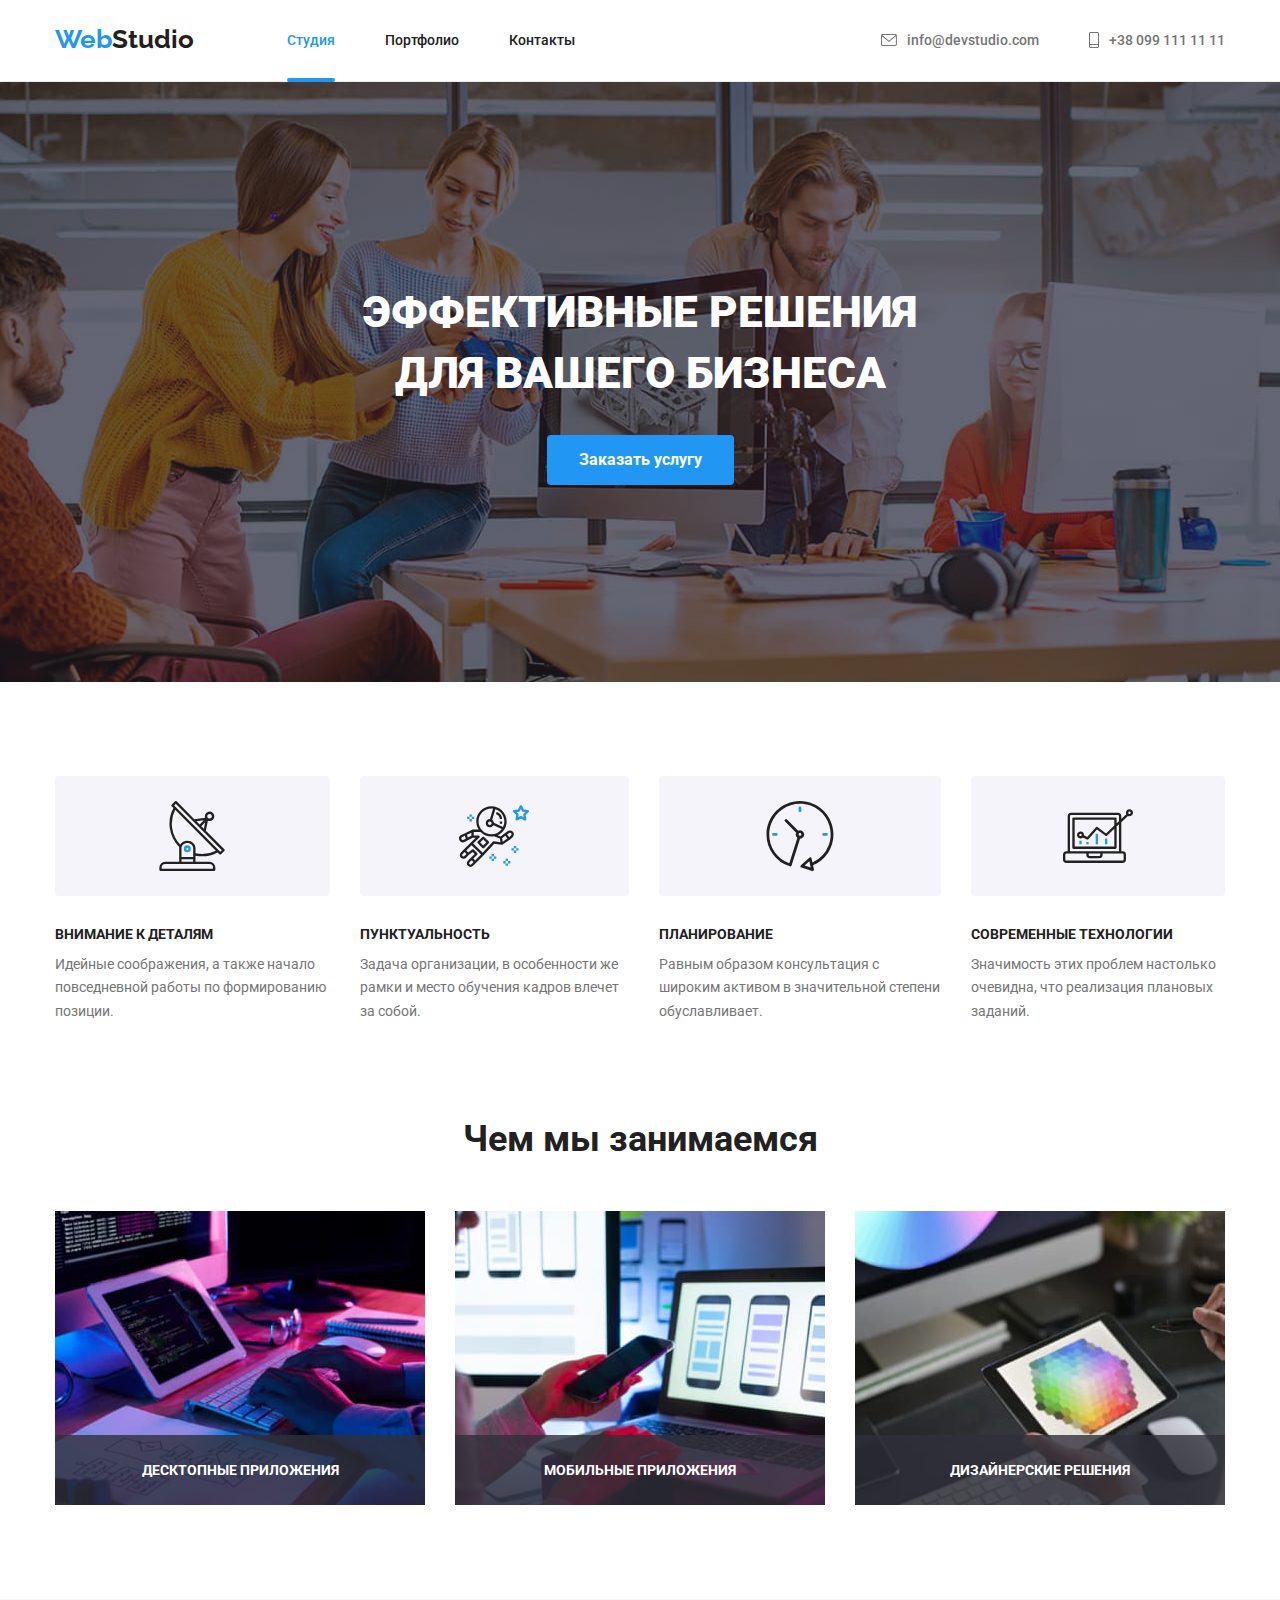
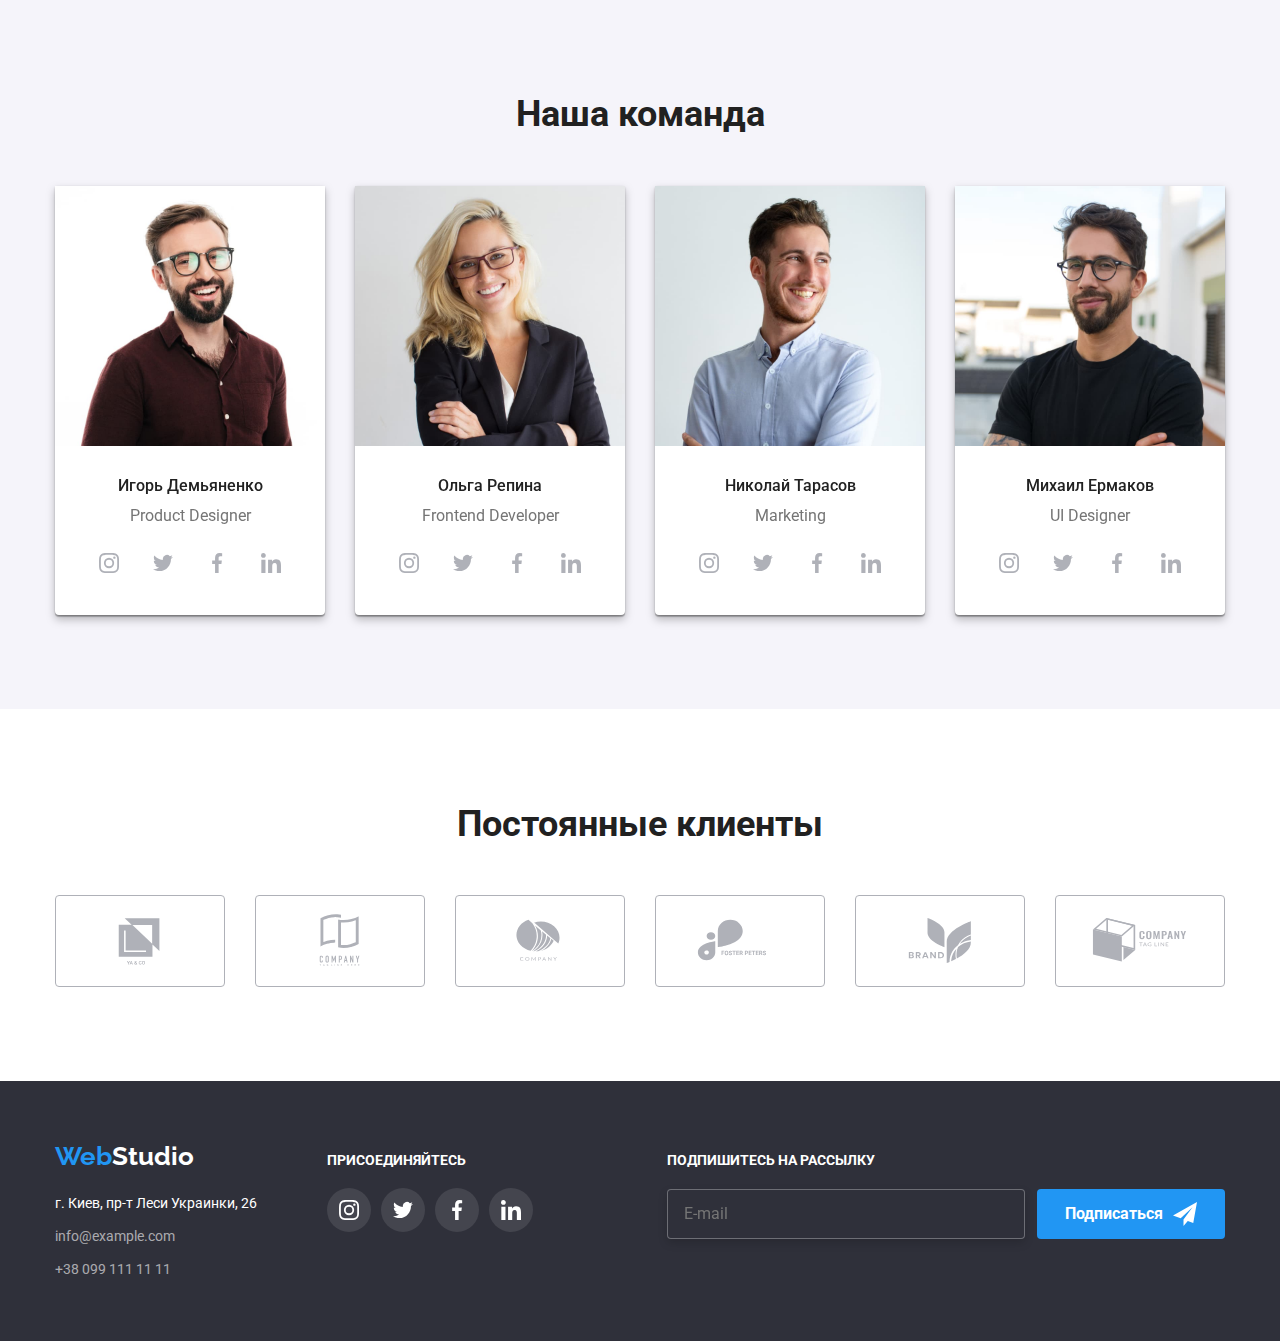
<file: index.html>
<!DOCTYPE html>
<html lang="ru">

<head>
    <meta charset="UTF-8">
    <meta http-equiv="X-UA-Compatible" content="IE=edge">
    <meta name="viewport" content="width=device-width, initial-scale=1.0">
    <link rel="preconnect" href="https://fonts.googleapis.com">
    <link rel="preconnect" href="https://fonts.gstatic.com" crossorigin>
    <link
        href="https://fonts.googleapis.com/css2?family=Raleway:wght@700&family=Roboto:wght@400;500;700;900&display=swap"
        rel="stylesheet">
    <link rel="stylesheet"
        href="https://cdnjs.cloudflare.com/ajax/libs/modern-normalize/1.1.0/modern-normalize.min.css">
    <title>Document</title>
    <link rel="stylesheet" href="./css/style.css">
</head>
<body> 
<!--Шапка-->
<header class="cap">
    <div class="container display-flex">
        <nav class="display-flex">
            <a class="cap-logo" href="./index.html"><span class="cap-logo-web">Web<span
                        class="cap-logo-studio">Studio</span></span></a>
            <ul class="site-navigation">
                <li class="item"><a class="site-navigation-link emphasis" href="./index.html">Студия</a></li>
                <li class="item"><a class="site-navigation-link" href="./portfolio.html">Портфолио</a></li>
                <li class="item"><a class="site-navigation-link" href="">Контакты</a></li>
            </ul>
        </nav>
        <ul class="contacts">
            <li class="item"><a class="contacts-link" href="mailto:info@devstudio.com"><svg class="imgs">
                        <use href="images/symbol-defs.svg#icon-envelope-2"></use>
                    </svg>info@devstudio.com</a></li>
            <li class="item"><a class="contacts-link" href="tel:+380961111111"><svg class="svg">
                        <use href="images/symbol-defs.svg#icon-smartphone-1"></use>
                    </svg>+38 099 111 11 11</a></li>
        </ul>
    </div>
</header>
<main>
    <!--Заказать послугу-->
    <section  class="hero container-hero">
        <div class=" button">      
            <h1 class="hero-headline">Эффективные решения<br> для вашего бизнеса</h1>
            <button data-modal-open class="hero-button" type="button">Заказать услугу</button>
        </div>
    </section>
    <!--Особливості-->
    <section class="peculiarities section">
        <div class="container">
            <h2 class="peculiarities-title-none">Особенности</h2>
            <ul class="peculiarities-display-flex">
                <li class="item"><div class="svg"><svg class="imgs">
                    <use href="images/symbol-defs.svg#icon-antenna-1"></use>
                </svg></div>
                    <h3 class="peculiarities-title">Внимание к деталям</h3>
                    <p class="peculiarities-text">Идейные соображения, а также начало повседневной работы по формированию позиции.
                    </p>
                </li>
                <li class="item"><div class="svg"><svg class="imgs">
                    <use href="images/symbol-defs.svg#icon-astronaut-1"></use>
                </svg></div>
                    <h3 class="peculiarities-title">Пунктуальность</h3>
                    <p class="peculiarities-text">Задача организации, в особенности же рамки и место обучения кадров влечет за
                        собой.</p>
                </li>
                <li class="item"><div class="svg"><svg class="imgs">
                    <use href="images/symbol-defs.svg#icon-clock-1"></use>
                </svg></div>
                    <h3 class="peculiarities-title">Планирование</h3>
                    <p class="peculiarities-text">Равным образом консультация с широким активом в значительной степени
                        обуславливает.</p>
                </li>
                <li class="item"><div class="svg"><svg class="imgs">
                    <use href="images/symbol-defs.svg#icon-diagram-1"></use>
                </svg></div>
                    <h3 class="peculiarities-title">Современные технологии</h3>
                    <p class="peculiarities-text">Значимость этих проблем настолько очевидна, что реализация плановых заданий.</p>
                </li>
            </ul>
        </div>
    </section>
    <!--Чим займаємось-->
    <section class="employment section">
       <div class="container">
            <h2 class="employment-title">Чем мы занимаемся</h2>
            <ul class="employment display-flex">
                <li class="item"><div class="employment-blosk"><img src="images/img11.jpg" alt="Програмист набирает код" width="370">
                    <p class="employment-text">Десктопные приложения</p></div></li>
                <li class="item"><div class="employment-blosk"><img src="images/hhhhh.jpg" alt="Програмист создаёт мобильное приложение" width="370">
                    <p class="employment-text">Мобильные приложения</p></div></li>
                <li class="item"><div class="employment-blosk"><img src="images/img12.jpg" alt="Програмист показывает графический дизайн" width="370">
                    <p class="employment-text">Дизайнерские решения</p></div></li>
            </ul>
       </div>
    </section>
    <!--команда-->
    <section class="team section">
        <div class="container">
            <h2 class="team-main-title">Наша команда</h2>
            <ul class="team-table display-flex">
                <li class="item">
                    <img src="images/img-3.jpg" alt="Парень в очках держыт ноутбук.Улыбается " width="270">
                    <div class="team-title-text">
                        <h3 class="team-title">Игорь Демьяненко</h3>
                        <p class="team-text">Product Designer</p>
                        <ul class="team-items peculiarities-display-flex">
                            <li class="items"><a class="items-hover" href=""><svg class="imgs">
                                        <use href="images/symbol-defs.svg#icon-instagram-2-1"></use>
                                    </svg></a></li>
                            <li class="items"><a class="items-hover" href=""><svg class="imgs">
                                        <use href="images/symbol-defs.svg#icon-twitter-1-1"></use>
                                    </svg></a></li>
                            <li class="items"><a class="items-hover" href=""><svg class="imgs">
                                        <use href="images/symbol-defs.svg#icon-facebook-1-1"></use>
                                    </svg></a></li>
                            <li class="items"><a class="items-hover" href=""><svg class="imgs">
                                        <use href="images/symbol-defs.svg#icon-linkedin-1-1"></use>
                                    </svg></a></li>
                        </ul>
                    </div>
                </li>
                <li class="item">
                    <img src="images/img-2.jpg" alt="Девушка блондинка в очках.Улыбается" width="270">
                    <div class="team-title-text">
                        <h3 class="team-title">Ольга Репина</h3>
                        <p class="team-text">Frontend Developer</p>
                        <div>
                            <ul class="team-items peculiarities-display-flex">
                                <li class="items"><a class="items-hover" href=""><svg class="imgs">
                                            <use href="images/symbol-defs.svg#icon-instagram-2-1"></use>
                                        </svg></a></li>
                                <li class="items"><a class="items-hover" href=""><svg class="imgs">
                                            <use href="images/symbol-defs.svg#icon-twitter-1-1"></use>
                                        </svg></a></li>
                                <li class="items"><a class="items-hover" href=""><svg class="imgs">
                                            <use href="images/symbol-defs.svg#icon-facebook-1-1"></use>
                                        </svg></a></li>
                                <li class="items"><a class="items-hover" href=""><svg class="imgs">
                                            <use href="images/symbol-defs.svg#icon-linkedin-1-1"></use>
                                        </svg></a></li>
                            </ul>
                        </div>
                    </div>
                </li>
                <li class="item">
                    <img src="images/img-1.jpg" alt="Парень в светлой рубашке.Улыбается" width="270">
                    <div class="team-title-text">
                        <h3 class="team-title">Николай Тарасов</h3>
                        <p class="team-text">Marketing</p>
                        <div>
                            <ul class="team-items peculiarities-display-flex">
                                <li class="items"><a class="items-hover" href=""><svg class="imgs">
                                            <use href="images/symbol-defs.svg#icon-instagram-2-1"></use>
                                        </svg></a></li>
                                <li class="items"><a class="items-hover" href=""><svg class="imgs">
                                            <use href="images/symbol-defs.svg#icon-twitter-1-1"></use>
                                        </svg></a></li>
                                <li class="items"><a class="items-hover" href=""><svg class="imgs">
                                            <use href="images/symbol-defs.svg#icon-facebook-1-1"></use>
                                        </svg></a></li>
                                <li class="items"><a class="items-hover" href=""><svg class="imgs">
                                            <use href="images/symbol-defs.svg#icon-linkedin-1-1"></use>
                                        </svg></a></li>
                            </ul>
                        </div>
                    </div>
                </li>
                <li class="item">
                    <img src="images/img(11).jpg" alt="Парень в очках и чёорной футболке.Улыбается" width="270">
                    <div class="team-title-text">
                        <h3 class="team-title">Михаил Ермаков</h3>
                        <p  class="team-text">UI Designer</p>
                        <div>
                            <ul class="team-items peculiarities-display-flex">
                                <li class="items"><a class="items-hover" href=""><svg class="imgs">
                                            <use href="images/symbol-defs.svg#icon-instagram-2-1"></use>
                                        </svg></a></li>
                                <li class="items"><a class="items-hover" href=""><svg class="imgs">
                                            <use href="images/symbol-defs.svg#icon-twitter-1-1"></use>
                                        </svg></a></li>
                                <li class="items"><a class="items-hover" href=""><svg class="imgs">
                                            <use href="images/symbol-defs.svg#icon-facebook-1-1"></use>
                                        </svg></a></li>
                                <li class="items"><a class="items-hover" href=""><svg class="imgs">
                                            <use href="images/symbol-defs.svg#icon-linkedin-1-1"></use>
                                        </svg></a></li>
                            </ul>
                        </div>
                    </div>
                </li>
            </ul>
        </div>
    </section>
    <!-- customers -->
    <section class="section customers">
        <div class="container">
            <h2 class="customers-title">Постоянные клиенты</h2>
            <ul class="customers-link">
                <li class="item"><a class="link" href=""><svg class="imgs">
                    <use href="images/symbol-defs.svg#icon-Logo"></use>
                </svg></a></li>
                <li class="item"><a class="link" href=""><svg class="imgs">
                    <use href="images/symbol-defs.svg#icon-Logo-1"></use>
                </svg></a></li>
                <li class="item"><a class="link" href=""><svg class="imgs">
                    <use href="images/symbol-defs.svg#icon-Logo-2"></use>
                </svg></a></li>
                <li class="item"><a class="link" href=""><svg class="imgs">
                    <use href="images/symbol-defs.svg#icon-Logo-3"></use>
                </svg></a></li>
                <li class="item"><a class="link" href=""><svg class="imgs">
                    <use href="images/symbol-defs.svg#icon-Logo-4"></use>
                </svg></a></li>
                <li class="item"><a class="link" href=""><svg class="imgs">
                    <use href="images/symbol-defs.svg#icon-Logo-5"></use>
                </svg></a></li>          
            </ul>
        </div>
    </section>                                                
</main> 
<!--footer-->         
<footer class="footers">
    <div class="container peculiarities-display-flex">
        <div class="">
            <a class="footers-logo" href="./index.html"><span class="footers-logo-web">Web<span
                        class="footers-logo-studios">Studio</span></span></a>
            <address class="links">
                <ul class="contact">
                    <li class="link"><a class="contacts-address" href="https://goo.gl/maps/EvbMrSn3d95Ezf188">г. Киев, пр-т Леси
                            Украинки,
                            26</a></li>
                    <li class="link"><a class="contacts-email" href="info@example.com">info@example.com</a></li>
                    <li><a class="contacts-tel" href="+380991111111">+38 099 111 11 11</a></li>
                </ul>
            </address>
        </div>
        <div class="footers-social">
            <h2 class="footers-title">присоединяйтесь</h2>
            <ul class="peculiarities-display-flex footers-social-margin-top">
                <li class="items"><a class="link" href=""><svg class="imgs">
                    <use href="images/symbol-defs.svg#icon-instagram-2-1"></use>
                </svg></a></li>
                <li class="items"><a class="link" href=""><svg class="imgs">
                    <use href="images/symbol-defs.svg#icon-twitter-1-1"></use>
                </svg></a></li>
                <li class="items"><a class="link" href=""><svg class="imgs">
                    <use href="images/symbol-defs.svg#icon-facebook-1-1"></use>
                </svg></a></li>
                <li class="items"><a class="link" href=""><svg class="imgs">
                    <use href="images/symbol-defs.svg#icon-linkedin-1-1"></use>
                </svg></a></li>
            </ul>
        </div>
        <form class="footer-form">
            <h2 class="footer-form-title">Подпишитесь на рассылку</h2>
            <div class="footer-form-container">
                <label class="footer-form-mail">
                    <input name="mail" type="mail" id="mails" placeholder="E-mail">
                </label>               
                <button class="footer-form-button">Подписаться
                    <svg class="footer-form-svg">
                        <use href="images/symbol-defs.svg#icon-icon-send">
                        </use>
                    </svg>
                </button>
            </div>
        </form>
    </div>
</footer>
<div data-modal class="backdrop is-hidden">
    <div class="modal">
        <button data-modal-close class="modal-button" type="submit">
            <svg class="imgs">
                <use href="images/symbol-defs.svg#icon-close-black">
                </use>
            </svg>
        </button>
        <form class="js-speaker-form">
            
                <h2 class="form-title">Оставьте свои данные, мы вам перезвоним</h2>

                <div class="container-form">
 
                    <div class="form-link">
                        <label class="form-label" for="name">
                            Имя
                        </label>
                        <input class="form-input" type="text" name="user-name" id="name">
                        <svg class="form-svg">
                            <use href="images/symbol-defs.svg#icon-Vector-1"></use>
                        </svg>
                    </div>
                   
                    <div class="form-link">
                        <label class="form-label" for="tel" >
                            Телефон
                        </label>
                        <input class="form-input" type="tel" id="tel" name="tel">
                        <svg class="form-svg">
                            <use href="images/symbol-defs.svg#icon-Vector-2"></use>
                        </svg>
                        
                    </div>
                
                    <div class="form-link">
                        <label class="form-label" for="mail">
                            Почта
                        </label>
                        <input class="form-input" type="mail" id="mail" name="mail">
                        <svg class="form-svg">
                            <use href="images/symbol-defs.svg#icon-Vector-3"></use>
                        </svg>
                    </div>
                    
                    <div class="form-link">
                        <label class="form-label" for="comment">Комментарий</label>
                        <textarea class="form-textarea" name="comment" id="comment" rows="8" placeholder="Введите текст"></textarea>
                    </div>            
                
                    <div class="form-item">  
                        <label class="form-conditions">
                            <input class="checkbox" type="checkbox" name="conditions" value="conditions">
                            <svg class="icon">
                                <use href="images/symbol-defs.svg#icon-icon-check"></use>
                            </svg>
                            <span class="form-conditions-text">
                                Соглашаюсь с рассылкой и принимаю <a class="conditions-link" href="">Условия
                                    договора</a>
                            </span>
                        </label>
                    
                        <button class="form-button" type="submit">Отправить</button>
                    </div>
                </div>
        </form>
    </div>
</div>
<script src="./js/modal.js"></script>
<script>
    (() => {
        document
            .querySelector (' .js-speaker-form')
            .addEventListener ('sumbit', e => {
                e.preventDefault();

                new FormData(e.currentTarget).forEarch((value, name) =>
                    console.log(`${name}: ${value}`),
                );
            });
    })();
</script>

</body>
</html>
</file>
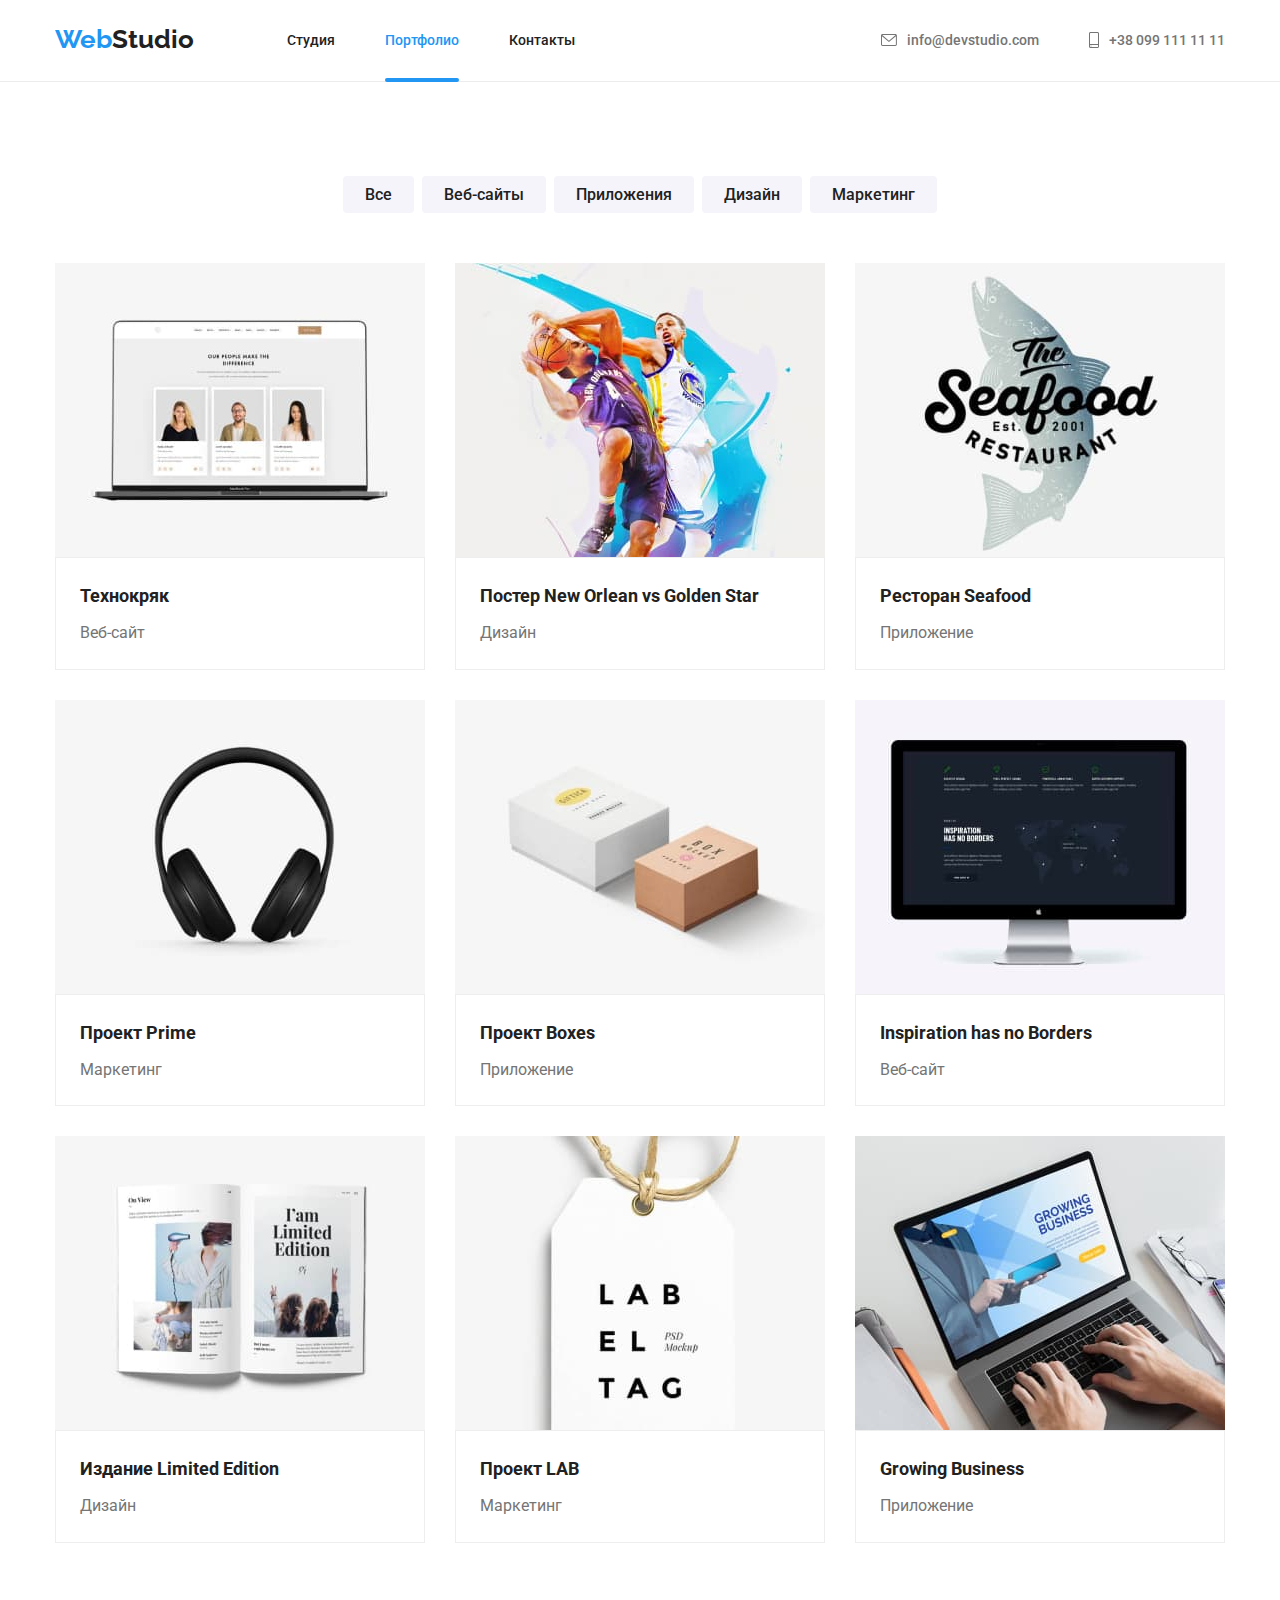
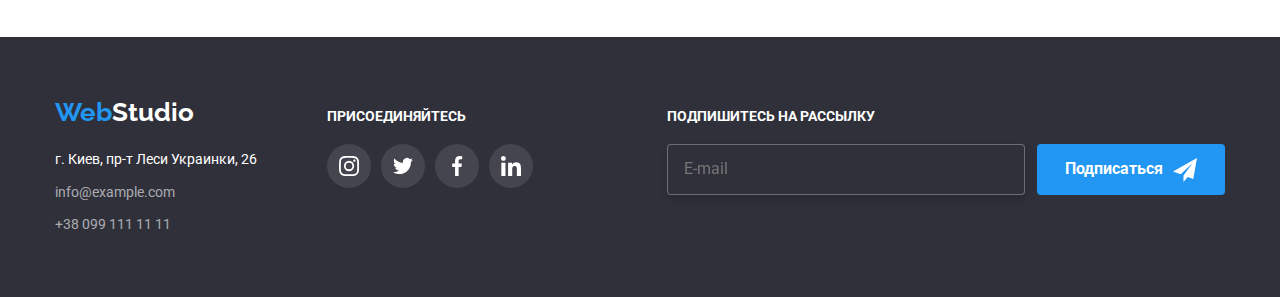
<file: portfolio.html>
<!DOCTYPE html>
<html lang="ru">

<head>
    <meta charset="UTF-8">
    <meta http-equiv="X-UA-Compatible" content="IE=edge">
    <meta name="viewport" content="width=device-width, initial-scale=1.0">
    <link rel="preconnect" href="https://fonts.googleapis.com">
    <link rel="preconnect" href="https://fonts.gstatic.com" crossorigin>
    <link
        href="https://fonts.googleapis.com/css2?family=Raleway:wght@700&family=Roboto:wght@400;500;700;900&display=swap"
        rel="stylesheet">
    <link rel="stylesheet"
        href="https://cdnjs.cloudflare.com/ajax/libs/modern-normalize/1.1.0/modern-normalize.min.css">
    <title>Document</title>
    <link rel="stylesheet" href="./css/style.css">
</head>

<body>
    <!--шапка-->
<header class="cap">
    <div class="container display-flex">
        <nav class="display-flex">
            <a class="cap-logo" href="./index.html"><span class="cap-logo-web">Web<span
                        class="cap-logo-studio">Studio</span></span></a>
            <ul class="site-navigation">
                <li class="item"><a class="site-navigation-link" href="./index.html">Студия</a></li>
                <li class="item"><a class="site-navigation-link emphasis" href="./portfolio.html">Портфолио</a></li>
                <li class="item"><a class="site-navigation-link" href="">Контакты</a></li>
            </ul>
        </nav>
        <ul class="contacts">
            <li class="item"><a class="contacts-link" href="mailto:info@devstudio.com"><svg class="imgs">
                        <use href="images/symbol-defs.svg#icon-envelope-2"></use>
                    </svg>info@devstudio.com</a></li>
            <li class="item"><a class="contacts-link" href="tel:+380961111111"><svg class="svg">
                        <use href="images/symbol-defs.svg#icon-smartphone-1"></use>
                    </svg>+38 099 111 11 11</a></li>
        </ul>
    </div>
</header>
<main>
    <!-- Список кнопок -->
    <section class="section">
        <div class="container">
            <h1 class="peculiarities-title-none">Портфолио</h1>
            <ul class="list-buttons display-flex">
                <li class="item"><button class="list-button" type="button">Все</button></li>
                <li class="item"><button class="list-button" type="button">Веб-сайты</button></li>
                <li class="item"><button class="list-button" type="button">Приложения</button></li>
                <li class="item"><button class="list-button" type="button">Дизайн</button></li>
                <li class="item"><button class="list-button" type="button">Маркетинг</button></li>
            </ul>
            <!-- Приклади праці -->
            <ul class="portfolio display-flex">
                <li class="item">
                    <a class="link" href="">
                        <div class="animations">
                            <img src="images/img(1).jpg" alt="Веб-сайт" width="370">
                            <div class="animation">
                            <p class="portfolio-anim-text">Технокряк это современная площадка распространения коронавируса. Компании используют
                            эту платформу для цифрового
                            шпионажа и атак на защищённые сервера конкурентов.</p>
                            </div>  
                        </div>
                        <div class="portfolio-border">
                            <h2 class="portfolio-title">Технокряк</h2>
                            <p class="portfolio-text">Веб-сайт</p>
                        </div>
                    </a>
                </li>
                <li class="item">
                    <a class="link" href="">
                        <div class="animations">
                            <img src="images/img(2).jpg" alt="Дизайн" width="370">
                            <div class="animation">
                                <p class="portfolio-anim-text">Технокряк это современная площадка распространения коронавируса. Компании используют
                                эту платформу для цифрового
                                шпионажа и атак на защищённые сервера конкурентов.</p>
                            </div>
                        </div>
                        <div class="portfolio-border">
                            <h2 class="portfolio-title">Постер New Orlean vs Golden Star</h2>
                            <p class="portfolio-text">Дизайн</p>
                        </div>
                    </a>
                </li>
                <li class="item">
                    <a class="link" href="">
                        <div class="animations">
                            <img src="images/img(3).jpg" alt="Приложение" width="370">
                            <div class="animation">
                                <p class="portfolio-anim-text">Технокряк это современная площадка распространения коронавируса. Компании используют
                                эту платформу для цифрового
                                шпионажа и атак на защищённые сервера конкурентов.</p>
                            </div>
                        </div>
                        <div class="portfolio-border">
                            <h2 class="portfolio-title">Ресторан Seafood</h2>
                            <p class="portfolio-text">Приложение</p>
                        </div>
                    </a>
                </li>
                <li class="item">
                    <a class="link" href="">
                        <div class="animations">
                            <img src="images/img(4).jpg" alt="Маркетин" width="370">
                            <div class="animation">
                                <p class="portfolio-anim-text">Технокряк это современная площадка распространения коронавируса. Компании используют
                                    эту платформу для цифрового
                                    шпионажа и атак на защищённые сервера конкурентов.</p>
                            </div>
                        </div>
                        <div class="portfolio-border">
                            <h2 class="portfolio-title">Проект Prime</h2>
                            <p class="portfolio-text">Маркетинг</p>
                        </div>
                    </a>
                </li>
                <li class="item">
                    <a class="link" href="">
                        <div class="animations">
                            <img src="images/img(5).jpg" alt="Приложение" width="370">
                            <div class="animation">
                                <p class="portfolio-anim-text">Технокряк это современная площадка распространения коронавируса. Компании используют
                                эту платформу для цифрового
                                шпионажа и атак на защищённые сервера конкурентов.</p>
                            </div>
                        </div>
                        <div class="portfolio-border">
                            <h2 class="portfolio-title">Проект Boxes</h2>
                            <p class="portfolio-text">Приложение</p>
                        </div>
                    </a>
                </li>
                <li class="item">
                    <a class="link" href="">
                        <div class="animations">
                            <img src="images/img(6).jpg" alt="Веб-сайт" width="370">
                            <div class="animation">
                                <p class="portfolio-anim-text">Технокряк это современная площадка распространения коронавируса. Компании используют
                                    эту платформу для цифрового
                                    шпионажа и атак на защищённые сервера конкурентов.</p>
                            </div>        
                        </div>
                        <div class="portfolio-border">
                            <h2 class="portfolio-title">Inspiration has no Borders</h2>
                            <p class="portfolio-text">Веб-сайт</p>
                        </div>
                    </a>
                </li>
                <li class="item">
                    <a class="link" href="">
                        <div class="animations">
                            <img src="images/img(7).jpg" alt="Дизайн" width="370">
                            <div class="animation">
                                <p class="portfolio-anim-text">Технокряк это современная площадка распространения коронавируса. Компании используют
                                    эту платформу для цифрового
                                    шпионажа и атак на защищённые сервера конкурентов.</p>
                            </div>
                        </div>
                        <div class="portfolio-border">
                            <h2 class="portfolio-title">Издание Limited Edition</h2>
                            <p class="portfolio-text">Дизайн</p>
                        </div>
                    </a>
                </li>
                <li class="item">
                    <a class="link" href="">
                        <div class="animations">
                            <img src="images/img(8).jpg" alt="Маркетинг" width="370">
                            <div class="animation">
                                <p class="portfolio-anim-text">Технокряк это современная площадка распространения коронавируса. Компании используют
                                    эту платформу для цифрового
                                    шпионажа и атак на защищённые сервера конкурентов.</p>
                            </div>
                        </div>
                    <div class="portfolio-border">
                        <h2 class="portfolio-title">Проект LAB</h2>
                        <p class="portfolio-text">Маркетинг</p>
                    </div>
                </a>
                </li>
            
                <li class="item">
                    <a class="link" href="">
                        <div class="animations">
                            <img src="images/img(9).jpg" alt="Приложение" width="370">
                            <div class="animation">
                                <p class="portfolio-anim-text">Технокряк это современная площадка распространения коронавируса. Компании используют
                                    эту платформу для цифрового
                                    шпионажа и атак на защищённые сервера конкурентов.</p>
                            </div>
                        </div>
                        <div class="portfolio-border">
                            <h2 class="portfolio-title">Growing Business</h2>
                            <p class="portfolio-text">Приложение</p>
                        </div>
                    </a>          
                </li>
            </ul>
        </div>       
    </section>
</main>
    <!-- footers -->
<footer class="footers">
    <div class="container peculiarities-display-flex">
        <div class="">
            <a class="footers-logo" href="./index.html"><span class="footers-logo-web">Web<span
                        class="footers-logo-studios">Studio</span></span></a>
            <address class="links">
                <ul class="contact">
                    <li class="link"><a class="contacts-address" href="https://goo.gl/maps/EvbMrSn3d95Ezf188">г. Киев,
                            пр-т Леси
                            Украинки,
                            26</a></li>
                    <li class="link"><a class="contacts-email" href="info@example.com">info@example.com</a></li>
                    <li><a class="contacts-tel" href="+380991111111">+38 099 111 11 11</a></li>
                </ul>
            </address>
        </div>
        <div class="footers-social">
            <h2 class="footers-title">присоединяйтесь</h2>
            <ul class="peculiarities-display-flex footers-social-margin-top">
                <li class="items"><a class="link" href=""><svg class="imgs">
                            <use href="images/symbol-defs.svg#icon-instagram-2-1"></use>
                        </svg></a></li>
                <li class="items"><a class="link" href=""><svg class="imgs">
                            <use href="images/symbol-defs.svg#icon-twitter-1-1"></use>
                        </svg></a></li>
                <li class="items"><a class="link" href=""><svg class="imgs">
                            <use href="images/symbol-defs.svg#icon-facebook-1-1"></use>
                        </svg></a></li>
                <li class="items"><a class="link" href=""><svg class="imgs">
                            <use href="images/symbol-defs.svg#icon-linkedin-1-1"></use>
                        </svg></a></li>
            </ul>
        </div>
        <form class="footer-form">
            <h2 class="footer-form-title">Подпишитесь на рассылку</h2>
            <div class="footer-form-container">
                <label class="footer-form-mail">
                    <input name="mail" type="mail" id="mails" placeholder="E-mail">
                </label>
                <button class="footer-form-button">Подписаться
                    <svg class="footer-form-svg">
                        <use href="images/symbol-defs.svg#icon-icon-send">
                        </use>
                    </svg>
                </button>
            </div>
        </form>
    </div>
</footer>
</body>
</html>
</file>
<file: css/style.css>
/* Спільні стилі для всіх сторінок ................................................ */

html {
  box-sizing: border-box;
  
}
*,
*::before,
*::after {
  box-sizing: inherit;
}
h1, h2, h3, ul, li, p {
  margin-top: 0px;
  margin-bottom: 0px;
  padding: 0px;

}
.section {
  padding-top: 94px;
  padding-bottom: 94px;
}
:root {
  --main-page-bascground: #FFFFFF;
  --main-text-color: #212121;
  --secondary-text-color: #757575;
  --footer-bascground: #2F303A;
  --background-services: #2F303A;
}
body {
background: var(--main-page-bascground);
font-family: 'Roboto', sans-serif;
}

.container {
    width: 1200px;
    margin-left: auto;
    margin-right: auto;
    padding-left: 15px;
    padding-right: 15px;
    
}


ul {
  list-style: none;}
/* Головний фон сторінки #FFFFFF */
/* Головний колір тексту #212121 */
/* Другорядний колір тексту #757575 */
/* Фон футера #2F303A */
/* Фон секції послуги background: #2F303A; */

/* .............................................................................. */

/* Стундія */

/* Шапка */
header {
background: var(--main-page-bascground);
}

.display-flex {
  display: flex;
  justify-content: space-between;
}
.peculiarities-display-flex {
  display: flex;
  align-items: baseline;
}
.cap {
  border-bottom: 1px solid #ECECEC;
}
.cap-logo {
  display: block;
  padding-top: 24px; 
  padding-bottom: 25px;
}

.contacts-link:hover,
.contacts-link:focus,
.site-navigation-link:hover,
.site-navigation-link:focus
 {
  color: #2196F3;
  fill: #2196F3;
}

.contacts .item +.item {
  margin-left: 50px;
}
.site-navigation {
  margin-left: 93px;
  display: flex;
}
.site-navigation .item + .item {
  margin-left: 50px;
}
.site-navigation .item {
  display: block;
  position: relative;
  
}
.cap-logo,
.footers-logo {
text-decoration: none;
  font-family: Raleway;
font-weight: 700;
font-size: 26px;
line-height: 1.2;
}
.cap-logo-web,
.footers-logo-web {
color: #2196F3;
}
.cap-logo-studio {
  color: var(--main-text-color);

}

.site-navigation-link {
  display: block;
font-weight: 500;
font-size: 14px;
line-height: 1.2;
color: var(--main-text-color) ;
text-decoration: none;
  padding-top: 32px;
  padding-bottom: 32px;

  transition-property: color, fill;
  transition-duration: 250ms;
  transition-timing-function: cubic-bezier(0.4, 0, 0.2, 1);
}
 .emphasis::after {
   content: "";
  position: absolute;
  display: inline-block;
width: 100%;
height: 4px;
background: #2196F3;
border-radius: 2px;
display: flex;
top: 97%;
}
.emphasis {
 color: #2196F3;

}

.contacts-link {
display: inline-flex;
font-weight: 500;
font-size: 14px;
line-height: 1.2;
color: var(--secondary-text-color);
text-decoration: none;
  padding-top: 32px;
  padding-bottom: 32px;
  fill: #757575;
 align-items: center;

 transition-property: color, fill;
  transition-duration: 250ms;
  transition-timing-function: cubic-bezier(0.4, 0, 0.2, 1);
}
.contacts .svg {
    height: 16px;
width: 10px;
margin-right: 10px;
 align-items: center;
}
.contacts .imgs {
  height: 12px;
width: 16px;
margin-right: 10px;
}

.contacts {
  margin-left: auto;
  display: flex;
  align-items: center
  
}
/* Заказать послугу */
.hero {
 
  background: var(--background-services);
text-align: center;
padding: 200px 0;

}
.container-hero {
 max-width: 1600px;
  height: 600px;
  margin-left: auto;
  margin-right: auto;
   background-image:  
   linear-gradient(
    to right,
   rgba(47, 48, 58, 0.4),
   rgba(47, 48, 58, 0.4)
  ),  
   url("../images/Img123.jpg");
  background-repeat: no-repeat;
  background-position: center;
  background-size: cover;
}
.hero-headline {
font-weight: 900;
font-size: 44px;
line-height: 1.4;
text-transform: uppercase;
color: #FFFFFF;
}
.hero-button {
  border: transparent;
  cursor: pointer;
  background: #2196F3;
font-weight: 700;
font-size: 16px;
align-items: center;
line-height: 1.9;
color: #FFFFFF;
margin-top: 30px;

padding: 10px 32px;
border-radius: 4px;

 transition-property: box-shadow, border-radius;
  transition-duration: 250ms;
  transition-timing-function: cubic-bezier(0.4, 0, 0.2, 1);
}
.hero-button:hover,
.hero-button:focus {
box-shadow: 0px 4px 4px rgba(0, 0, 0, 0.15);
border-radius: 4px;
}

/* Особливості */

.peculiarities-title-none {
 display: none;
}
.peculiarities-title {
font-weight: 700;
font-size: 14px;
line-height: 1.2;
text-transform: uppercase;
color: var(--main-text-color);
}
.peculiarities-text {
font-size: 14px;
line-height: 1.7;
color: var(--secondary-text-color);
margin-top: 10px;
}
.peculiarities .item + .item {
margin-left: 30px;

}
.peculiarities .imgs {
  width: 70px;
height: 70px;
  display: block;
fill: #AFB1B8;
}
.peculiarities .svg {
  height: 120px;
background-color: #F5F4FA;
margin-bottom: 30px;
border-radius: 4px;
display: flex;
align-items: center;
justify-content: center;
}

/* Чим займаємось */
.employment-title {
font-weight: 700;
font-size: 36px;
line-height: 1.2;
text-align: center;
color: var(--main-text-color);
margin-bottom: 50px;
}
.employment.section {
  padding-top: 0;
}
.employment .item + .item {
  margin-left: 30px;
}
.employment-blosk {
  position: relative;
}
.employment-text {
height: 70px;
  position: absolute;
  width: 100%;
background: rgba(47, 48, 58, 0.8);
transform: translateY(calc(-100%));
font-weight: 700;
font-size: 14px;
line-height: 1.2;
text-transform: uppercase;
display: flex;
align-items: center;
justify-content: center;
color: #FFFFFF;
}
/* команда */
.team {
  background: #F5F4FA;
}
.team-main-title {
font-weight: 700;
font-size: 36px;
line-height: 1.2;
text-align: center;
color: var(--main-text-color);
}
.team .team-table {
margin-top: 50px;
}


.team-title {
font-weight: 500;
font-size: 16px;
line-height: 1.2;
text-align: center;
color: var(--main-text-color);
}
.team-text {
font-size: 16px;
line-height: 1.2;
text-align: center;
color: var(--secondary-text-color);
margin-top: 10px;
}
.team-title-text {
padding-top: 30px;
padding-bottom: 30px;
}
.team .link + .link {
  margin-left: 30px;
}
.team .item {
  background: #FFFFFF;
box-shadow: 0px 1px 3px rgba(0, 0, 0, 0.12), 0px 1px 1px rgba(0, 0, 0, 0.14), 0px 2px 1px rgba(0, 0, 0, 0.2);
border-radius: 0px 0px 4px 4px;
filter: drop-shadow(0px 4px 4px rgba(0, 0, 0, 0.25));
}
.team-items .items + .items {
margin-left: 10px;
}
.team-items .imgs {
  height: 20px;
    width: 20px;


}
.items-hover {
  width: 44px;
  height: 44px;
  display: flex;
fill: #AFB1B8;
align-items: center;
justify-content: center;
border-radius: 50%;

 transition-property: background, fill, border-radius;
  transition-duration: 250ms;
  transition-timing-function: cubic-bezier(0.4, 0, 0.2, 1);
}
.items-hover:hover,
.items-hover:focus {
border-radius: 50%;
  background: #2196F3;
  fill: #FFFFFF;
}
.team-items {
  margin-top: 16px;
  justify-content: center;
}


/* customers */

.customers-title {
font-weight: 700;
font-size: 36px;
line-height: 42px;
text-align: center;

color: var(--main-text-color);
}
.customers-link {
  margin-top: 50px;
  
}
.customers .link {
  width: 100%;
  height: 100%;
border: 1px solid #AFB1B8;
border-radius: 4px;
  display: flex;
fill: #AFB1B8;
align-items: center;
justify-content: center;

 transition-property: border-color, fill, filter;
  transition-duration: 250ms;
  transition-timing-function: cubic-bezier(0.4, 0, 0.2, 1);
}
.customers-link .link:focus,
.customers-link .link:hover {
border-color: #2196F3;
filter: drop-shadow(0px 4px 4px rgba(0, 0, 0, 0.25));
fill: #2196F3;
}
.customers-link .item + .item {
  margin-left: 30px;
}
.customers .imgs {
  height: 60px;
  width: 106px;
}
.customers-link .item {
  width: 170px;
  height: 92px;
}


.customers ul {
  display: flex;
}
/* footer */
.footers-logo-studios {
  color: #FFFFFF;
}
.footers {
  background: var(--footer-bascground);
  padding: 60px 0;
}
.contact {
font-size: 14px;
line-height: 1.7;
font-style: normal;
}
.contacts-address {
color: #FFFFFF;
text-decoration: none;
}
.contacts-email {
  display: inline-block;
color: rgba(255, 255, 255, 0.6);
text-decoration: none;
}
.contacts-tel {
  display: inline-block;
color: rgba(255, 255, 255, 0.6);
text-decoration: none;
}

.footers .links {
  margin-top: 20px;
}
.contact .link {
  margin-bottom: 9px;
}
.footers-title {
font-weight: 700;
font-size: 14px;
line-height: 16px;
text-transform: uppercase;
color: #FFFFFF;
}
.footers-social {
  margin-left: 70px;
  
}
.footers-social-margin-top {
  margin-top: 20px;
}
.footers-social .items + .items {
margin-left: 10px;
}
.footers-social .link {
  width: 44px;
  height: 44px;
  background: rgba(255, 255, 255, 0.1);
border: 1px ;
border-radius: 50%;
  padding: 12px;
  display: block;
fill: #fff;

 transition-property: background-color;
  transition-duration: 250ms;
  transition-timing-function: cubic-bezier(0.4, 0, 0.2, 1);
}
.footers-social .link:hover,
.footers-social .link:focus {
  background-color: #2196F3;
}

.footers-social .imgs {
  width: 20px;
  height: 20px;
}
/* Форма */

.footer-form {
  margin-left: auto;
}
.footer-form-container {
  margin-top: 20px;
  display: flex;
}
.footer-form-button {
  margin-left: 12px;
    border: transparent;
  cursor: pointer;
  padding: 10px 28px;
  font-family: Roboto;
font-weight: 700;
font-size: 16px;
line-height: 1.9;
display: flex;
align-items: center;
text-align: center;
background-color: #2196F3;
color: #FFFFFF;
border-radius: 4px;
 transition-property: background-color, box-shadow, border-radius;
  transition-duration: 250ms;
  transition-timing-function: cubic-bezier(0.4, 0, 0.2, 1);

}
.footer-form-button:hover,
.footer-form-button:focus {
background-color: #2196F3;
box-shadow: 0px 4px 4px rgba(0, 0, 0, 0.15);
border-radius: 4px;
}
.footer-form-title {
font-weight: 700;
font-size: 14px;
line-height: 1.2;
text-transform: uppercase;
color: #FFFFFF;

}
.footer-form-mail [id="mails"]{
  width: 358px;
min-height: 50px;
padding: 15px 16px;
background-color: var(--footer-bascground);
color: #fff;
border: 1px solid rgba(255, 255, 255, 0.3);
box-sizing: border-box;
filter: drop-shadow(0px 4px 4px rgba(0, 0, 0, 0.15));
border-radius: 4px;
}
.footer-form-svg {
  width: 24px;
  height: 24px;
  margin-left: 10px;
}
/* модальне вікно */
.backdrop {
  position: fixed;
  top: 0;
  left: 0;
  width: 100%;
  height: 100%;
  background: rgba(0, 0, 0, 0.2);

  opacity: 1;
  transform: opacity 250ms cubic-bezier(0.4, 0, 0.2, 1);
}
.backdrop.is-hidden {
  opacity: 0;
  pointer-events: none;
}
.backdrop.is-hidden .modal {
  transform:translate(-50%, -50%) scale(0.9);
}
.modal {
position: absolute;
top: 50%;
left: 50%;
width: 528px;;
height: auto;

transform:translate(-50%, -50%) scale(1);
 transition: transform 250ms cubic-bezier(0.4, 0, 0.2, 1);
background-color: #fff;
box-shadow: 0px 1px 3px rgba(0, 0, 0, 0.12), 0px 1px 1px rgba(0, 0, 0, 0.14), 0px 2px 1px rgba(0, 0, 0, 0.2);
border-radius: 4px;
}
.modal-button {
  position: absolute;
  top: 8px;
  right: 8px;
  width: 30px;
  height: 30px;
background: #FFFFFF;
border: 1px solid rgba(0, 0, 0, 0.1);
box-sizing: border-box;
  display: flex;
  align-items: center;
border-radius: 50%;
  cursor: pointer;
}
.modal-button .imgs:focus,
.modal-button .imgs:hover {
  fill: #2196F3;
}
.modal-button .imgs {
  fill: #000;
  width: 18px;
  height: 18px;
  transition-property: fill;
  transition-duration: 250ms;
  transition-timing-function: cubic-bezier(0.4, 0, 0.2, 1);


}
.conditions-link {
  color: #2196F3;
}

/* форма модального вікна */

.js-speaker-form {
  padding: 40px;
  display: block;
}
.container-form {
}
.form-title {
  margin-bottom: 12px;
font-weight: 700;
font-size: 20px;
line-height: 1.2;
text-align: center;
color: #212121;
}
.form-svg {
  position: absolute;
  width: 13px;
  height: 13px;
  transform: translateY(+14px) translateX(-435px); 
}
.form-input {
width: 448px;
height: 40px;
   padding-top: 11px;
   padding-left: 42px;
   padding-right: 12px;
   padding-bottom: 11px;
   border: 1px solid rgba(33, 33, 33, 0.2);
box-sizing: border-box;
border-radius: 4px;
cursor: pointer;
transition-property: barder-color;
  transition-duration: 250ms;
  transition-timing-function: cubic-bezier(0.4, 0, 0.2, 1);

}
.container-form .form-link + .form-link {
margin-top: 10px;
}
 .form-link {
  
   text-decoration: none;
 }
.form-input:focus {
 border-color: #2196F3;
 
}
.form-input:focus ~ .form-svg {
  fill: #2196F3;
   transition-property: fill;
  transition-duration: 250ms;
  transition-timing-function: cubic-bezier(0.4, 0, 0.2, 1);
}
.form-textarea:hover,
.form-textarea:focus {
   border-color: #2196F3;
   transition-property: barder-color;
  transition-duration: 250ms;
  transition-timing-function: cubic-bezier(0.4, 0, 0.2, 1);

}

.form-textarea {
  display: block;
  resize: none;
  cursor: pointer;
  width: 448px;
  min-height: 120px;
  padding: 12px 16px;
  border: 1px solid rgba(33, 33, 33, 0.2);
box-sizing: border-box;
border-radius: 4px;
}

.form-label {
  position: relative;
  display: block;
  margin-bottom: 4px;
font-size: 12px;
line-height: 1.2;


color: #757575;
}

.container-form .form-text + .form-text {
  display: flexbox;
  margin-top: 10px;
}


.checkbox {
  -webkit-appearance: none;
  -moz-appearance: none;
 appearance: none;
 position: absolute;

}

.form-button {
    border: transparent;
  margin-top: 30px;
  padding: 10px 55px;
  border-radius: 4px;
  background: #2196F3;
border-radius: 4px;
font-weight: 700;
font-size: 16px;
line-height: 1.9;
color: #FFFFFF;
cursor: pointer;
  transition-property: box-shadow;
  transition-duration: 250ms;
  transition-timing-function: cubic-bezier(0.4, 0, 0.2, 1);
}
.form-button:focus,
.form-button:hover {

box-shadow: 0px 4px 4px rgba(0, 0, 0, 0.15);
}
.form-item {
text-align: center;
margin-top: 20px;
}
.form-conditions-text {
font-size: 14px;
line-height: 1.9;
cursor: pointer;
color: #757575;
margin-left: 7px;
}
.icon {
  display: inline-block;
  width: 16px;
  height: 15px;
  background-color: #fff;
  border-radius: 1px;
  outline: 1px solid #000;
  background-size: contain;


}
.form-conditions {
  justify-content: center;
  display: flex;
  align-items: center;
  font-size: 14px;
line-height: 1.9;
letter-spacing: 0.03em;
}
.checkbox:checked + .icon {
background-color: #2196F3;
outline: 1px solid #2196F3;
background-origin: border-box;
box-shadow: 0px 4px 4px rgba(0, 0, 0, 0.25);
  transition-property: box-shadow, background-color, outline;
  transition-duration: 250ms;
  transition-timing-function: cubic-bezier(0.4, 0, 0.2, 1);
}

/* .............................................................................. */
/* Портфоліо */

/* Список кнопок */
.list-button {
  cursor: pointer;
  font-family: 'Roboto', sans-serif;
  background: #F5F4FA;
border-radius: 4px;
font-weight: 500;
font-size: 16px;
line-height: 1.6;
color: var(--main-text-color);
padding: 6px 22px;
border-color: #F5F4FA;
border: transparent;

 transition-property: color, border-color, filter, background, box-shadow;
  transition-duration: 250ms;
  transition-timing-function: cubic-bezier(0.4, 0, 0.2, 1);
}
.list-buttons {
justify-content: center;
}
.list-buttons .item + .item {
  margin-left: 8px;
}
.list-button:focus,
.list-button:hover {
  background: #2196F3;
box-shadow: 0px 3px 1px rgba(0, 0, 0, 0.1), 0px 1px 2px rgba(0, 0, 0, 0.08), 0px 2px 2px rgba(0, 0, 0, 0.12);
color: #FFFFFF;
border-color: #2196F3;
filter: drop-shadow(0px 4px 4px rgba(0, 0, 0, 0.25));
}

/* Приклади праці */
.title {
  visibility: hidden;
}
.portfolio-title {
font-weight: 700;
font-size: 18px;
line-height: 2;
color: var(--main-text-color);
}
.portfolio-text {
font-size: 16px;
line-height: 1.9;
color: var(--secondary-text-color);
margin-top: 4px;
}
.portfolio {
  margin-top: 50px;
  flex-wrap: wrap;
  
}
.portfolio .item {
box-sizing: border-box;
margin-right: 30px;
margin-bottom: 30px;
}
.portfolio .link {
  display: block;
  text-decoration: none;
   transition-property: filter;
  transition-duration: 250ms;
  transition-timing-function: cubic-bezier(0.4, 0, 0.2, 1);

   transition-property: filter;
  transition-duration: 250ms;
  transition-timing-function: cubic-bezier(0.4, 0, 0.2, 1);
}

.portfolio .link:hover,
.portfolio .link:focus {
filter: drop-shadow(0px 4px 4px rgba(0, 0, 0, 0.25));

}


.portfolio-border {
  background: #FFFFFF;
border: 1px solid #EEEEEE;
padding: 20px 24px;
}
img {
  display: block;
}
.portfolio .item:nth-child(3n) {
  margin-right: 0;

}
.portfolio .item:nth-last-child(-n + 3) {
  margin-bottom: 0;
}
.animation {
  position: absolute;
  align-items: center;
  justify-content: center;
  display: flex;
  width: 370px;
  height: 294px;
background: rgba(33, 150, 243, 0.9);
transition: transform 250ms cubic-bezier(0.4, 0, 0.2, 1);
}

.portfolio-anim-text {
width: 322px;
height: 168px;
font-size: 18px;
line-height: 1.5;
color: #FFFFFF;
}
.animations {
  position: relative;
overflow: hidden;
}


.portfolio .link:hover .animation,
.portfolio .link:focus .animation  {
    transform: translateY(-100%);
    transition: transform 250ms cubic-bezier(0.4, 0, 0.2, 1);
}
</file>
